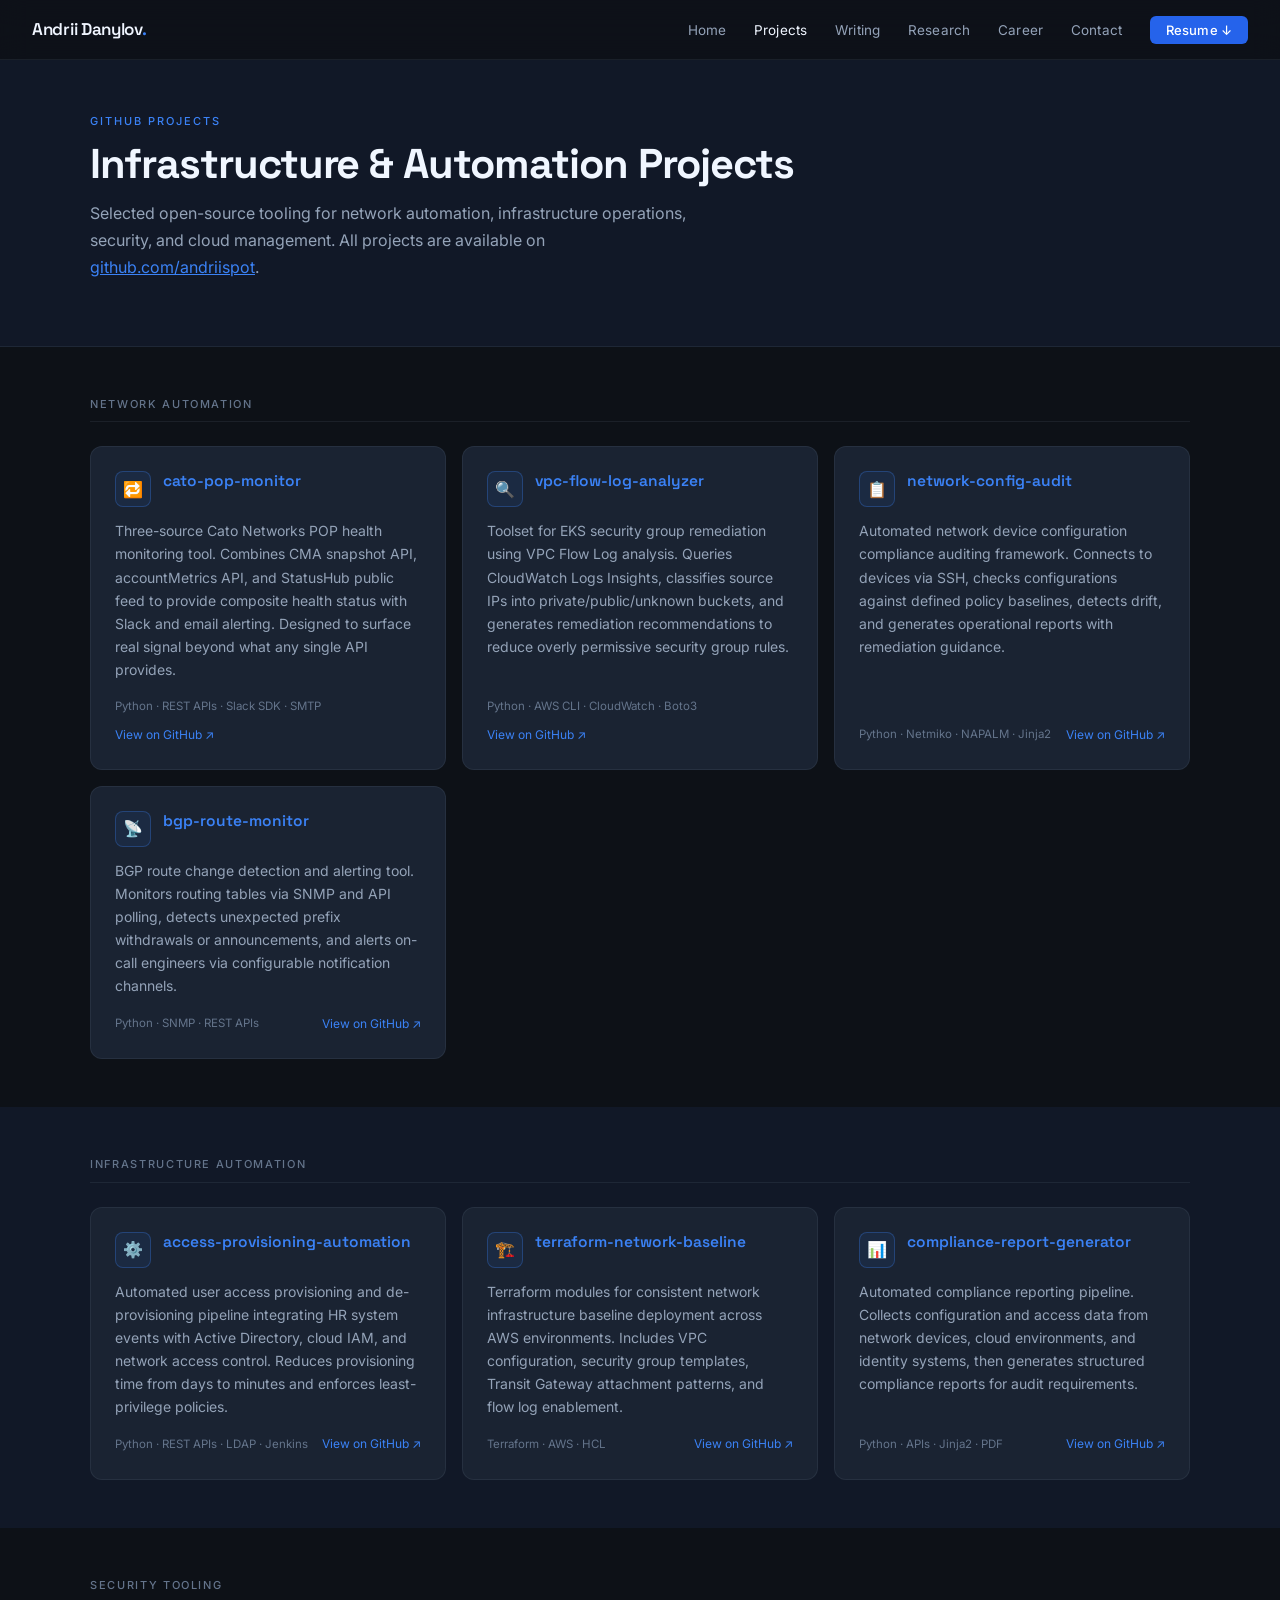
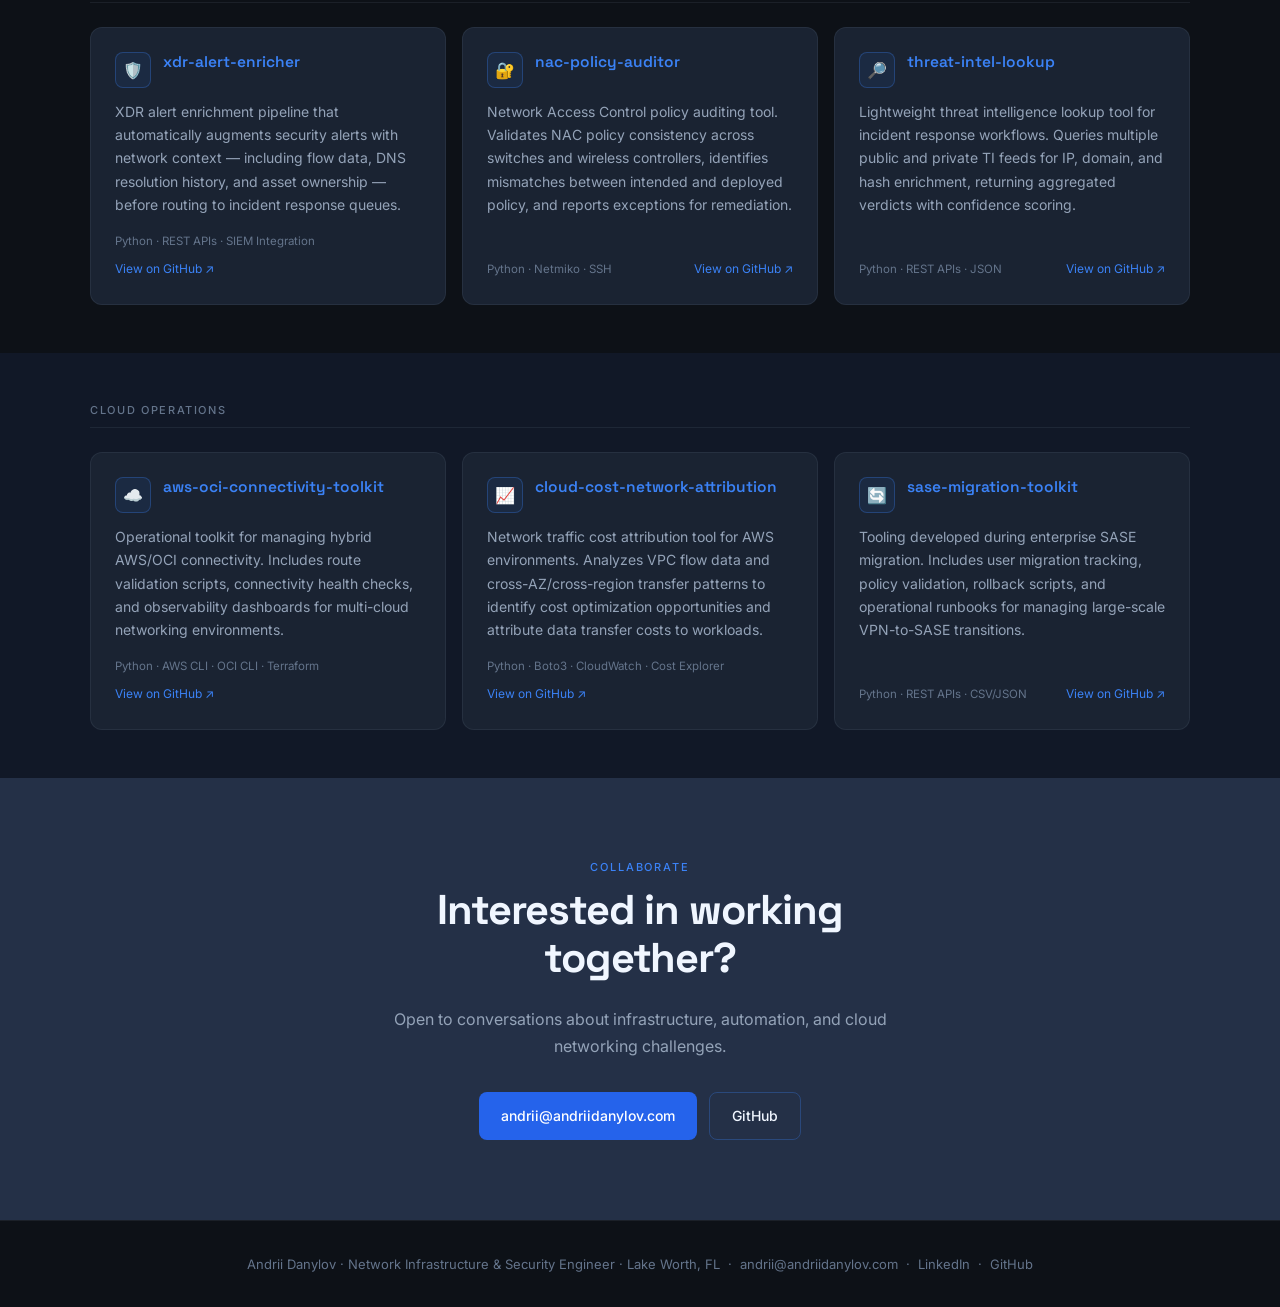
<file: projects.html>
<!DOCTYPE html>
<html lang="en">
<head>
<meta charset="UTF-8">
<meta name="viewport" content="width=device-width, initial-scale=1.0">
<title>Projects — Andrii Danylov</title>
<link rel="stylesheet" href="style.css">
<style>
.page-hero { padding: 7rem 2rem 4rem; background: var(--surface); border-bottom: 1px solid var(--border); }
.page-hero-inner { max-width: 1100px; margin: 0 auto; }

.projects-section { padding: 3rem 2rem; }
.projects-section:nth-child(odd) { background: var(--ink); }
.projects-section:nth-child(even) { background: var(--surface); }

.section-label {
  font-size: 11px; letter-spacing: 0.15em; text-transform: uppercase;
  color: var(--text-3); font-weight: 500; margin-bottom: 1.5rem;
  padding-bottom: 0.5rem; border-bottom: 1px solid var(--border);
}
.project-grid {
  display: grid; grid-template-columns: repeat(auto-fill, minmax(320px, 1fr));
  gap: 1rem; max-width: 1100px; margin: 0 auto;
}
.proj-card {
  background: var(--surface-2); border: 1px solid var(--border);
  border-radius: 12px; padding: 1.5rem; transition: all 0.25s;
  display: flex; flex-direction: column;
}
.proj-card:hover { border-color: var(--border-accent); transform: translateY(-2px); }

.proj-card-top { display: flex; align-items: flex-start; gap: 12px; margin-bottom: 0.75rem; }
.proj-icon {
  width: 36px; height: 36px; border-radius: 8px;
  background: var(--accent-muted); border: 1px solid var(--border-accent);
  display: flex; align-items: center; justify-content: center;
  font-size: 16px; flex-shrink: 0;
}
.proj-name {
  font-family: var(--display); font-size: 0.97rem; font-weight: 600;
  color: var(--accent-bright); line-height: 1.3;
}
.proj-name a { color: inherit; text-decoration: none; }
.proj-name a:hover { text-decoration: underline; }
.proj-desc { font-size: 0.875rem; color: var(--text-2); line-height: 1.65; flex: 1; margin-bottom: 1rem; }
.proj-footer { display: flex; align-items: center; justify-content: space-between; flex-wrap: wrap; gap: 8px; }
.proj-tech { font-size: 11.5px; color: var(--text-3); }
.proj-link {
  font-size: 12px; color: var(--accent-bright); text-decoration: none;
  display: flex; align-items: center; gap: 4px;
}
.proj-link:hover { text-decoration: underline; }

.section-inner { max-width: 1100px; margin: 0 auto; }
</style>
</head>
<body>

<nav>
  <a href="index.html" class="nav-logo">Andrii Danylov<span>.</span></a>
  <button class="nav-mobile-toggle" onclick="document.getElementById('navLinks').classList.toggle('open')" aria-label="Menu">☰</button>
  <ul class="nav-links" id="navLinks">
    <li><a href="index.html">Home</a></li>
    <li><a href="projects.html" class="active">Projects</a></li>
    <li><a href="index.html#writing">Writing</a></li>
    <li><a href="research.html">Research</a></li>
    <li><a href="index.html#career">Career</a></li>
    <li><a href="index.html#contact">Contact</a></li>
    <li><a href="resume.pdf" download class="nav-cta">Resume ↓</a></li>
  </ul>
</nav>

<div class="page-hero">
  <div class="page-hero-inner">
    <p class="section-eyebrow">GitHub Projects</p>
    <h1 class="section-title" style="margin-bottom:0.75rem">Infrastructure &amp; Automation Projects</h1>
    <p style="color:var(--text-2);max-width:600px;font-size:1rem;line-height:1.7">
      Selected open-source tooling for network automation, infrastructure operations, security, and cloud management. All projects are available on <a href="https://github.com/andriispot" target="_blank" style="color:var(--accent-bright)">github.com/andriispot</a>.
    </p>
  </div>
</div>

<!-- NETWORK AUTOMATION -->
<div class="projects-section">
  <div class="section-inner">
    <div class="section-label">Network Automation</div>
    <div class="project-grid">

      <div class="proj-card fade-in">
        <div class="proj-card-top">
          <div class="proj-icon">🔁</div>
          <div class="proj-name"><a href="https://github.com/andriispot" target="_blank">cato-pop-monitor</a></div>
        </div>
        <p class="proj-desc">Three-source Cato Networks POP health monitoring tool. Combines CMA snapshot API, accountMetrics API, and StatusHub public feed to provide composite health status with Slack and email alerting. Designed to surface real signal beyond what any single API provides.</p>
        <div class="proj-footer">
          <span class="proj-tech">Python · REST APIs · Slack SDK · SMTP</span>
          <a href="https://github.com/andriispot" class="proj-link" target="_blank">View on GitHub ↗</a>
        </div>
      </div>

      <div class="proj-card fade-in">
        <div class="proj-card-top">
          <div class="proj-icon">🔍</div>
          <div class="proj-name"><a href="https://github.com/andriispot" target="_blank">vpc-flow-log-analyzer</a></div>
        </div>
        <p class="proj-desc">Toolset for EKS security group remediation using VPC Flow Log analysis. Queries CloudWatch Logs Insights, classifies source IPs into private/public/unknown buckets, and generates remediation recommendations to reduce overly permissive security group rules.</p>
        <div class="proj-footer">
          <span class="proj-tech">Python · AWS CLI · CloudWatch · Boto3</span>
          <a href="https://github.com/andriispot" class="proj-link" target="_blank">View on GitHub ↗</a>
        </div>
      </div>

      <div class="proj-card fade-in">
        <div class="proj-card-top">
          <div class="proj-icon">📋</div>
          <div class="proj-name"><a href="https://github.com/andriispot" target="_blank">network-config-audit</a></div>
        </div>
        <p class="proj-desc">Automated network device configuration compliance auditing framework. Connects to devices via SSH, checks configurations against defined policy baselines, detects drift, and generates operational reports with remediation guidance.</p>
        <div class="proj-footer">
          <span class="proj-tech">Python · Netmiko · NAPALM · Jinja2</span>
          <a href="https://github.com/andriispot" class="proj-link" target="_blank">View on GitHub ↗</a>
        </div>
      </div>

      <div class="proj-card fade-in">
        <div class="proj-card-top">
          <div class="proj-icon">📡</div>
          <div class="proj-name"><a href="https://github.com/andriispot" target="_blank">bgp-route-monitor</a></div>
        </div>
        <p class="proj-desc">BGP route change detection and alerting tool. Monitors routing tables via SNMP and API polling, detects unexpected prefix withdrawals or announcements, and alerts on-call engineers via configurable notification channels.</p>
        <div class="proj-footer">
          <span class="proj-tech">Python · SNMP · REST APIs</span>
          <a href="https://github.com/andriispot" class="proj-link" target="_blank">View on GitHub ↗</a>
        </div>
      </div>

    </div>
  </div>
</div>

<!-- INFRASTRUCTURE AUTOMATION -->
<div class="projects-section">
  <div class="section-inner">
    <div class="section-label">Infrastructure Automation</div>
    <div class="project-grid">

      <div class="proj-card fade-in">
        <div class="proj-card-top">
          <div class="proj-icon">⚙️</div>
          <div class="proj-name"><a href="https://github.com/andriispot" target="_blank">access-provisioning-automation</a></div>
        </div>
        <p class="proj-desc">Automated user access provisioning and de-provisioning pipeline integrating HR system events with Active Directory, cloud IAM, and network access control. Reduces provisioning time from days to minutes and enforces least-privilege policies.</p>
        <div class="proj-footer">
          <span class="proj-tech">Python · REST APIs · LDAP · Jenkins</span>
          <a href="https://github.com/andriispot" class="proj-link" target="_blank">View on GitHub ↗</a>
        </div>
      </div>

      <div class="proj-card fade-in">
        <div class="proj-card-top">
          <div class="proj-icon">🏗️</div>
          <div class="proj-name"><a href="https://github.com/andriispot" target="_blank">terraform-network-baseline</a></div>
        </div>
        <p class="proj-desc">Terraform modules for consistent network infrastructure baseline deployment across AWS environments. Includes VPC configuration, security group templates, Transit Gateway attachment patterns, and flow log enablement.</p>
        <div class="proj-footer">
          <span class="proj-tech">Terraform · AWS · HCL</span>
          <a href="https://github.com/andriispot" class="proj-link" target="_blank">View on GitHub ↗</a>
        </div>
      </div>

      <div class="proj-card fade-in">
        <div class="proj-card-top">
          <div class="proj-icon">📊</div>
          <div class="proj-name"><a href="https://github.com/andriispot" target="_blank">compliance-report-generator</a></div>
        </div>
        <p class="proj-desc">Automated compliance reporting pipeline. Collects configuration and access data from network devices, cloud environments, and identity systems, then generates structured compliance reports for audit requirements.</p>
        <div class="proj-footer">
          <span class="proj-tech">Python · APIs · Jinja2 · PDF</span>
          <a href="https://github.com/andriispot" class="proj-link" target="_blank">View on GitHub ↗</a>
        </div>
      </div>

    </div>
  </div>
</div>

<!-- SECURITY TOOLING -->
<div class="projects-section">
  <div class="section-inner">
    <div class="section-label">Security Tooling</div>
    <div class="project-grid">

      <div class="proj-card fade-in">
        <div class="proj-card-top">
          <div class="proj-icon">🛡️</div>
          <div class="proj-name"><a href="https://github.com/andriispot" target="_blank">xdr-alert-enricher</a></div>
        </div>
        <p class="proj-desc">XDR alert enrichment pipeline that automatically augments security alerts with network context — including flow data, DNS resolution history, and asset ownership — before routing to incident response queues.</p>
        <div class="proj-footer">
          <span class="proj-tech">Python · REST APIs · SIEM Integration</span>
          <a href="https://github.com/andriispot" class="proj-link" target="_blank">View on GitHub ↗</a>
        </div>
      </div>

      <div class="proj-card fade-in">
        <div class="proj-card-top">
          <div class="proj-icon">🔐</div>
          <div class="proj-name"><a href="https://github.com/andriispot" target="_blank">nac-policy-auditor</a></div>
        </div>
        <p class="proj-desc">Network Access Control policy auditing tool. Validates NAC policy consistency across switches and wireless controllers, identifies mismatches between intended and deployed policy, and reports exceptions for remediation.</p>
        <div class="proj-footer">
          <span class="proj-tech">Python · Netmiko · SSH</span>
          <a href="https://github.com/andriispot" class="proj-link" target="_blank">View on GitHub ↗</a>
        </div>
      </div>

      <div class="proj-card fade-in">
        <div class="proj-card-top">
          <div class="proj-icon">🔎</div>
          <div class="proj-name"><a href="https://github.com/andriispot" target="_blank">threat-intel-lookup</a></div>
        </div>
        <p class="proj-desc">Lightweight threat intelligence lookup tool for incident response workflows. Queries multiple public and private TI feeds for IP, domain, and hash enrichment, returning aggregated verdicts with confidence scoring.</p>
        <div class="proj-footer">
          <span class="proj-tech">Python · REST APIs · JSON</span>
          <a href="https://github.com/andriispot" class="proj-link" target="_blank">View on GitHub ↗</a>
        </div>
      </div>

    </div>
  </div>
</div>

<!-- CLOUD OPERATIONS -->
<div class="projects-section">
  <div class="section-inner">
    <div class="section-label">Cloud Operations</div>
    <div class="project-grid">

      <div class="proj-card fade-in">
        <div class="proj-card-top">
          <div class="proj-icon">☁️</div>
          <div class="proj-name"><a href="https://github.com/andriispot" target="_blank">aws-oci-connectivity-toolkit</a></div>
        </div>
        <p class="proj-desc">Operational toolkit for managing hybrid AWS/OCI connectivity. Includes route validation scripts, connectivity health checks, and observability dashboards for multi-cloud networking environments.</p>
        <div class="proj-footer">
          <span class="proj-tech">Python · AWS CLI · OCI CLI · Terraform</span>
          <a href="https://github.com/andriispot" class="proj-link" target="_blank">View on GitHub ↗</a>
        </div>
      </div>

      <div class="proj-card fade-in">
        <div class="proj-card-top">
          <div class="proj-icon">📈</div>
          <div class="proj-name"><a href="https://github.com/andriispot" target="_blank">cloud-cost-network-attribution</a></div>
        </div>
        <p class="proj-desc">Network traffic cost attribution tool for AWS environments. Analyzes VPC flow data and cross-AZ/cross-region transfer patterns to identify cost optimization opportunities and attribute data transfer costs to workloads.</p>
        <div class="proj-footer">
          <span class="proj-tech">Python · Boto3 · CloudWatch · Cost Explorer</span>
          <a href="https://github.com/andriispot" class="proj-link" target="_blank">View on GitHub ↗</a>
        </div>
      </div>

      <div class="proj-card fade-in">
        <div class="proj-card-top">
          <div class="proj-icon">🔄</div>
          <div class="proj-name"><a href="https://github.com/andriispot" target="_blank">sase-migration-toolkit</a></div>
        </div>
        <p class="proj-desc">Tooling developed during enterprise SASE migration. Includes user migration tracking, policy validation, rollback scripts, and operational runbooks for managing large-scale VPN-to-SASE transitions.</p>
        <div class="proj-footer">
          <span class="proj-tech">Python · REST APIs · CSV/JSON</span>
          <a href="https://github.com/andriispot" class="proj-link" target="_blank">View on GitHub ↗</a>
        </div>
      </div>

    </div>
  </div>
</div>

<section id="contact" style="background:var(--ink-3);padding:5rem 2rem">
  <div class="container" style="text-align:center;max-width:520px">
    <p class="section-eyebrow">Collaborate</p>
    <h2 class="section-title">Interested in working together?</h2>
    <p style="color:var(--text-2);margin-bottom:2rem">Open to conversations about infrastructure, automation, and cloud networking challenges.</p>
    <div style="display:flex;gap:12px;justify-content:center;flex-wrap:wrap">
      <a href="mailto:andrii@andriidanylov.com" class="btn btn-primary">andrii@andriidanylov.com</a>
      <a href="https://github.com/andriispot" target="_blank" class="btn btn-outline">GitHub</a>
    </div>
  </div>
</section>

<footer>
  <p>Andrii Danylov · Network Infrastructure &amp; Security Engineer · Lake Worth, FL &nbsp;·&nbsp;
    <a href="mailto:andrii@andriidanylov.com">andrii@andriidanylov.com</a> &nbsp;·&nbsp;
    <a href="https://linkedin.com/in/andriidanylov" target="_blank">LinkedIn</a> &nbsp;·&nbsp;
    <a href="https://github.com/andriispot" target="_blank">GitHub</a>
  </p>
</footer>

<script>
(function() {
  const obs = new IntersectionObserver(entries => {
    entries.forEach(e => { if (e.isIntersecting) { e.target.classList.add('visible'); obs.unobserve(e.target); } });
  }, { threshold: 0.08 });
  document.querySelectorAll('.fade-in').forEach(el => obs.observe(el));
})();
</script>
</body>
</html>
</file>
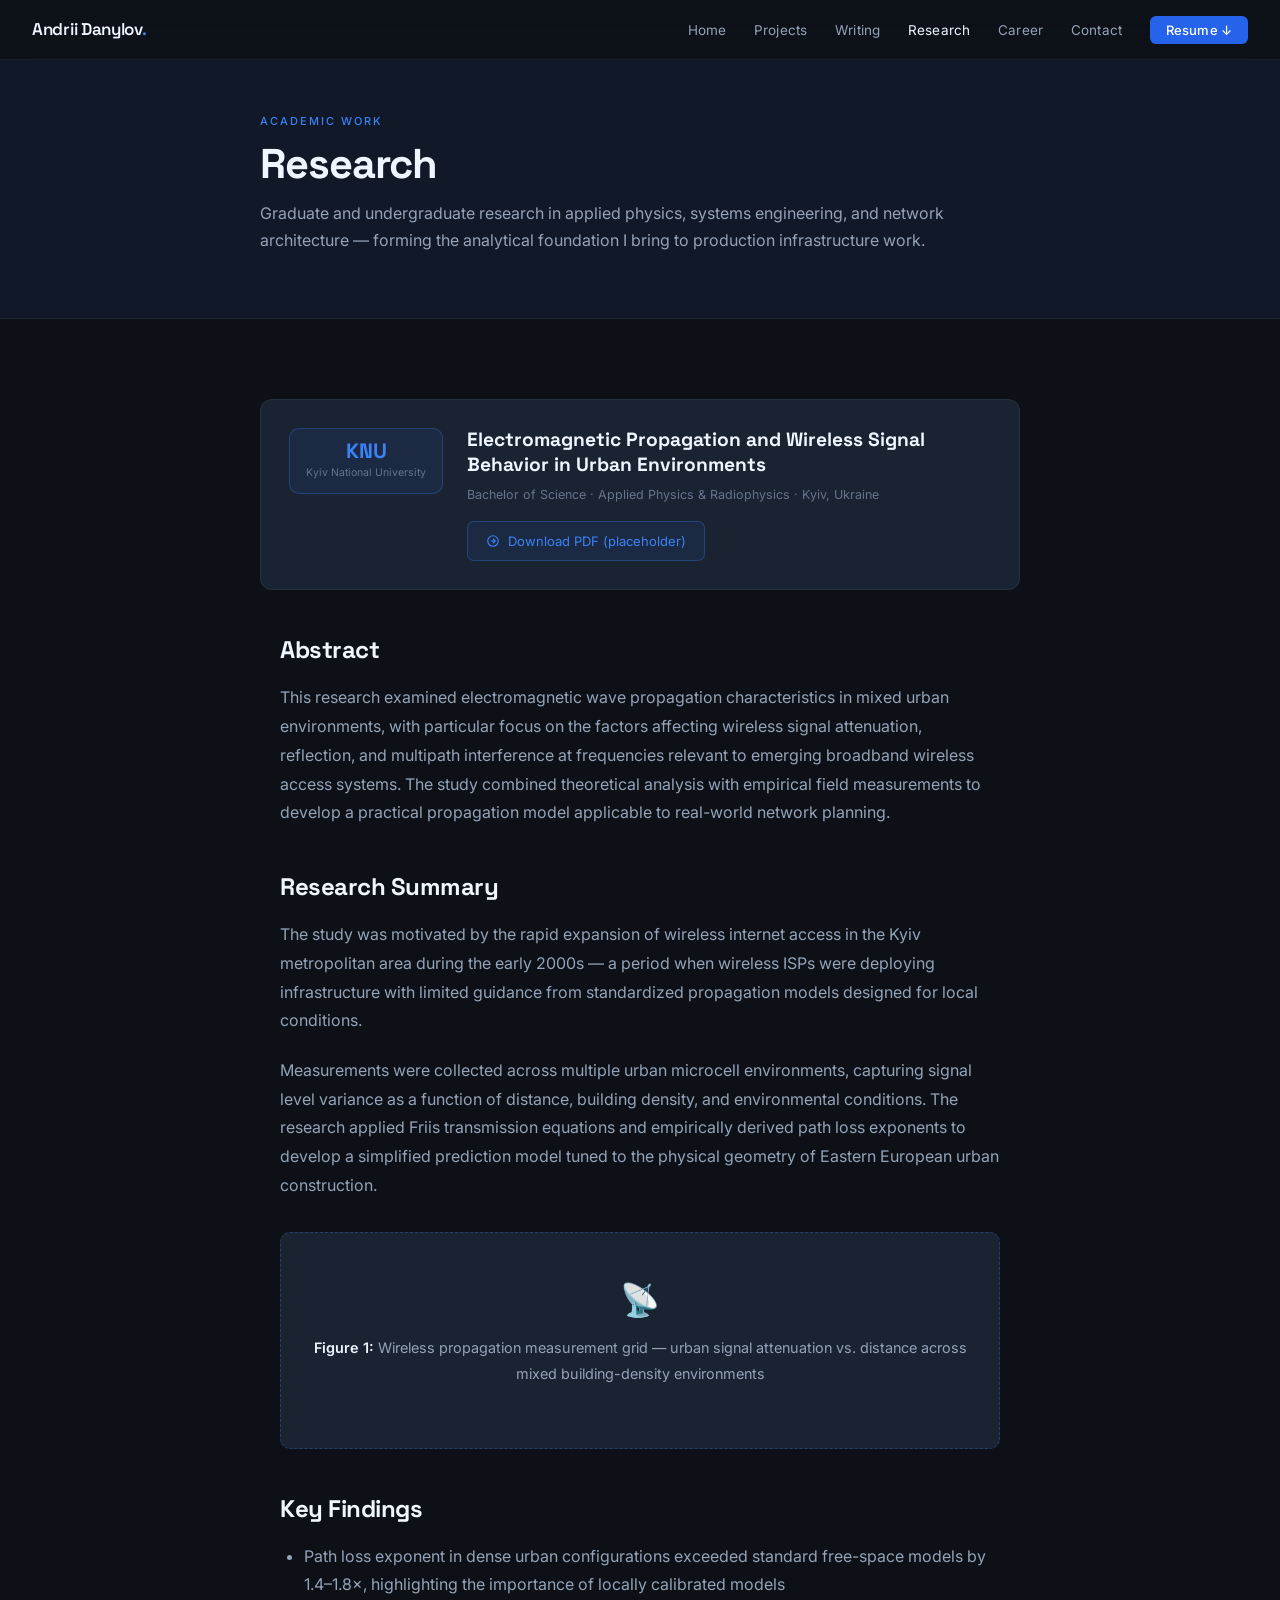
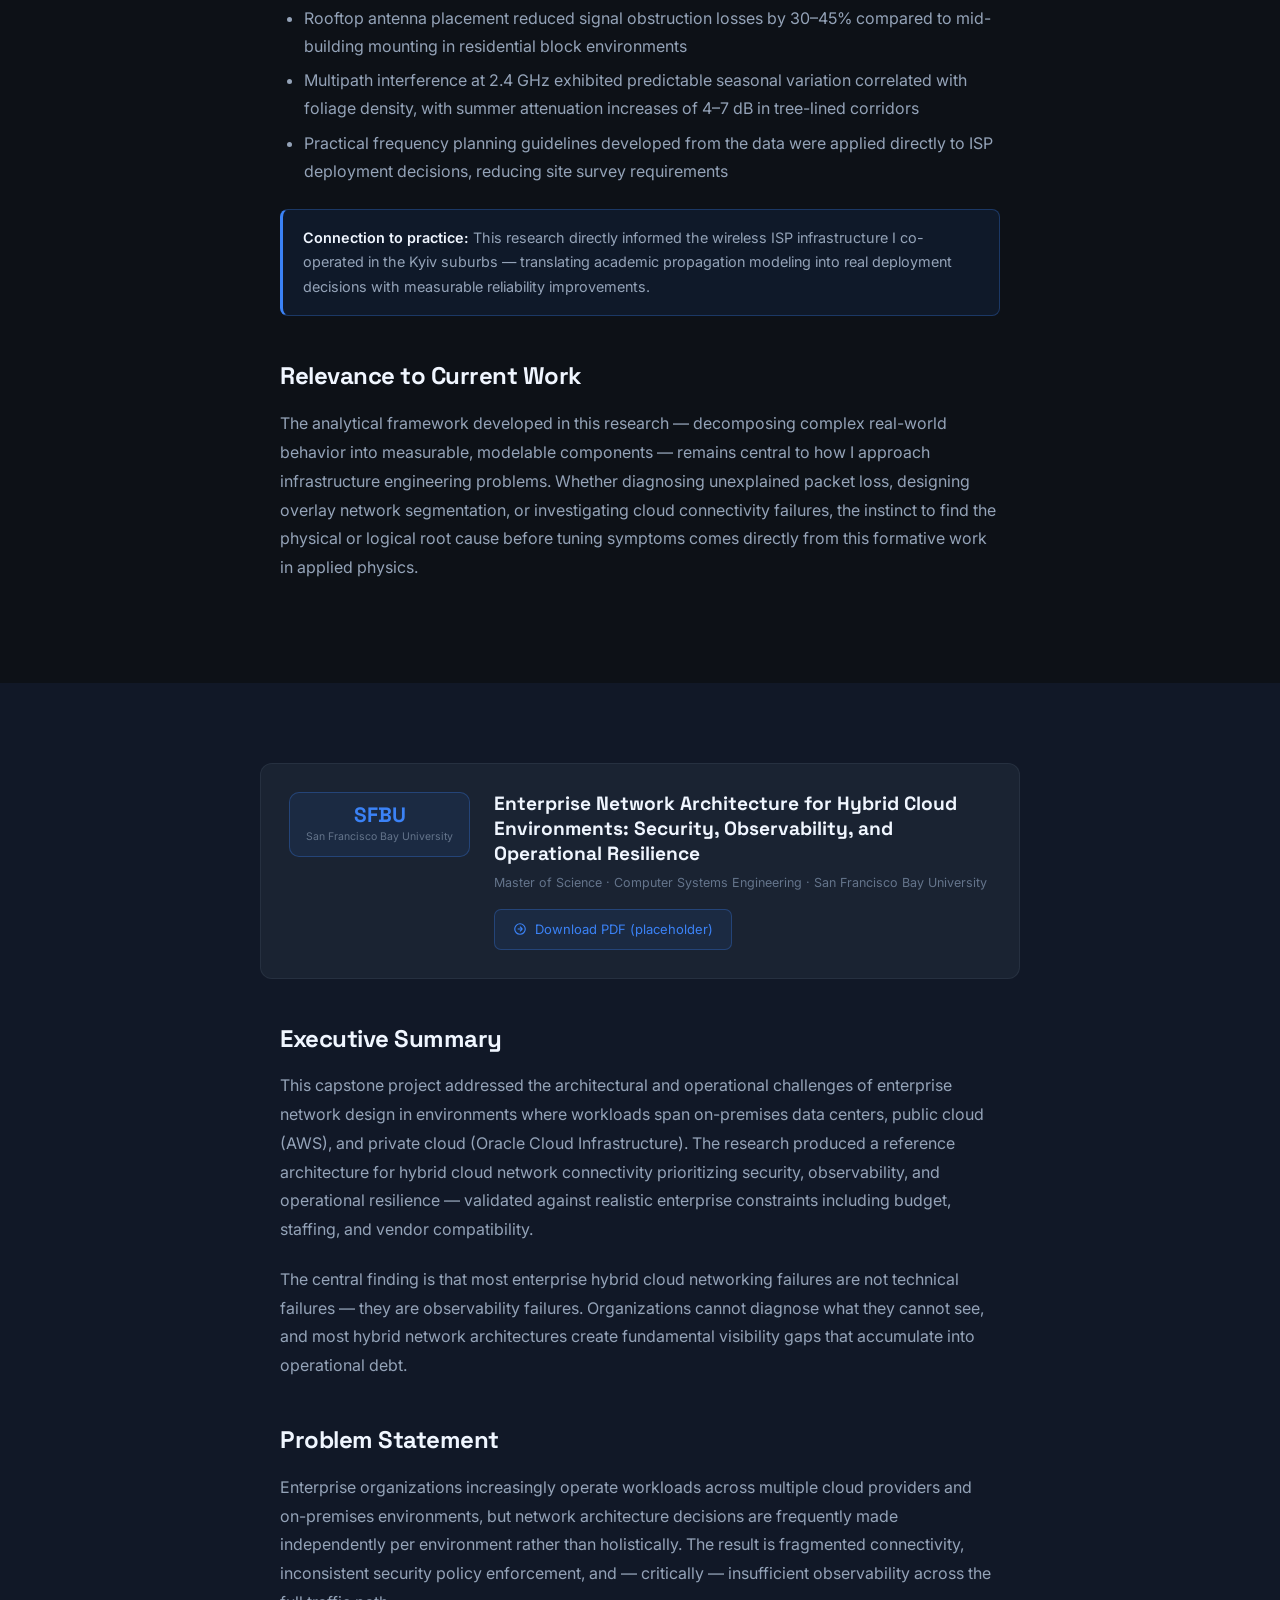
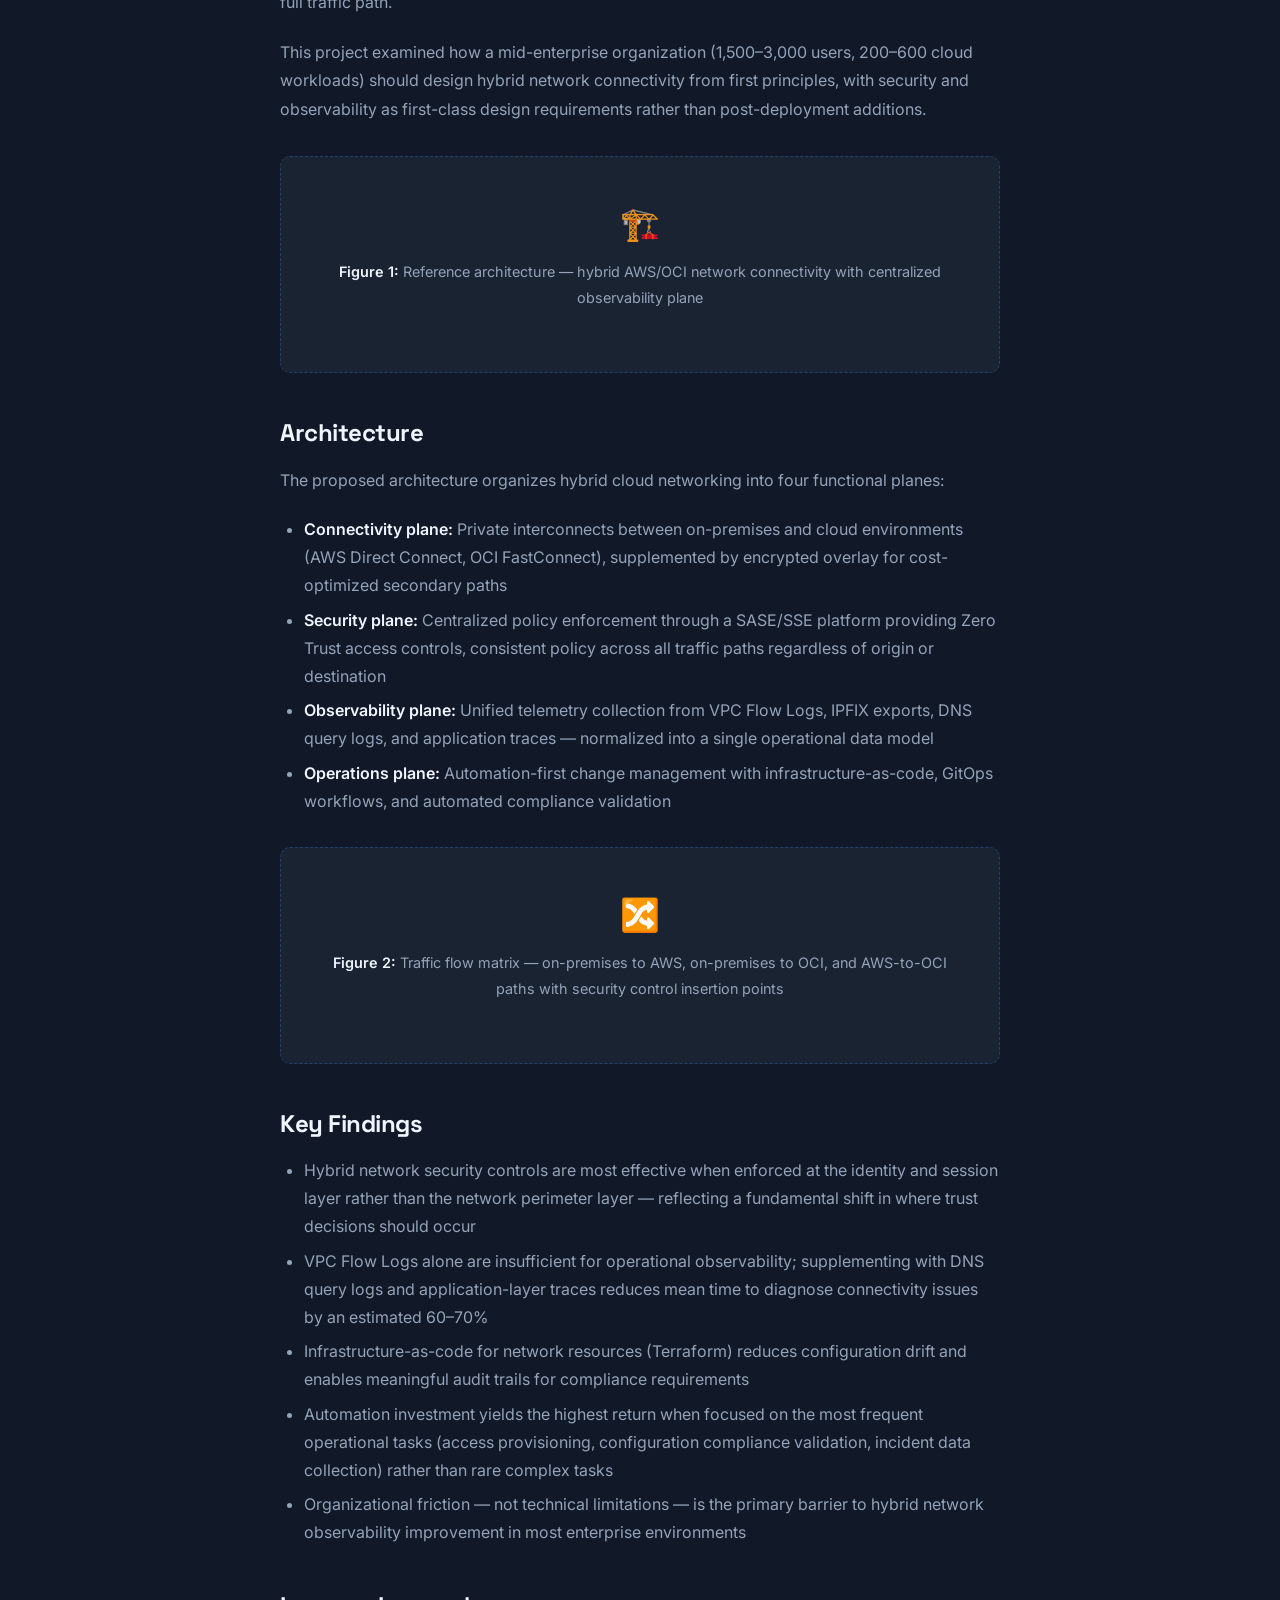
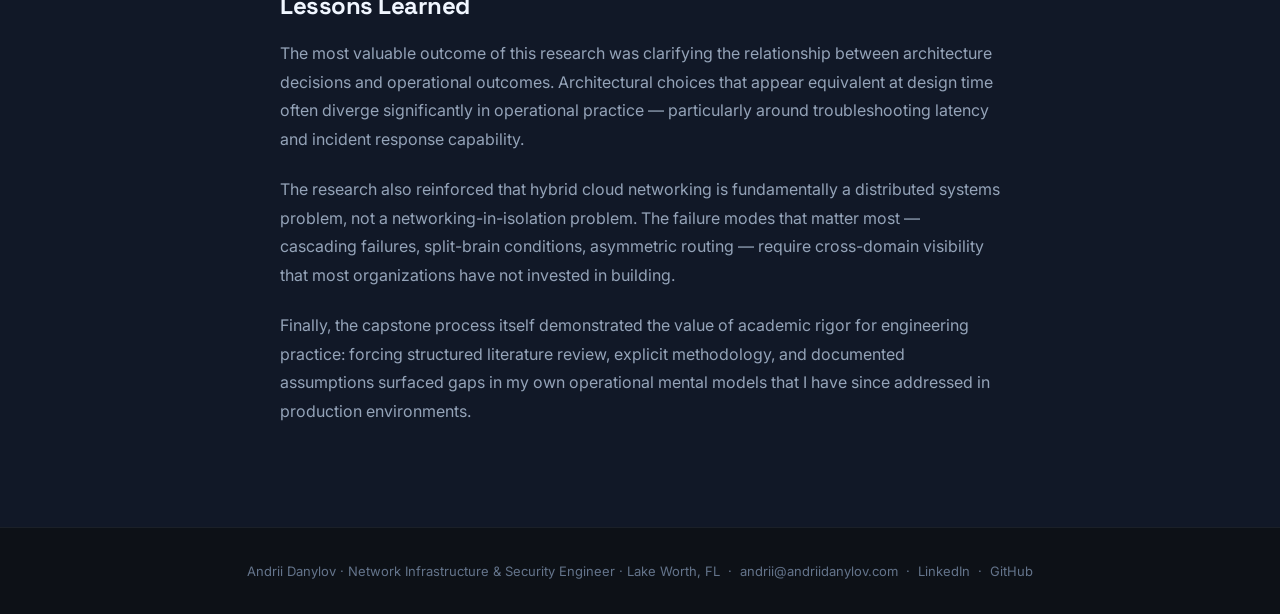
<file: research.html>
<!DOCTYPE html>
<html lang="en">
<head>
<meta charset="UTF-8">
<meta name="viewport" content="width=device-width, initial-scale=1.0">
<title>Research — Andrii Danylov</title>
<link rel="stylesheet" href="style.css">
<style>
.page-hero { padding: 7rem 2rem 4rem; background: var(--surface); border-bottom: 1px solid var(--border); }
.page-hero-inner { max-width: 760px; margin: 0 auto; }

.research-section { padding: 5rem 2rem; }
.research-section:nth-child(odd) { background: var(--ink); }
.research-section:nth-child(even) { background: var(--surface); }
.research-section-inner { max-width: 760px; margin: 0 auto; }

.research-header {
  background: var(--surface-2); border: 1px solid var(--border);
  border-radius: 12px; padding: 1.75rem; margin-bottom: 2rem;
  display: flex; align-items: flex-start; gap: 1.5rem;
}
.research-institution-badge {
  flex-shrink: 0; background: var(--accent-muted); border: 1px solid var(--border-accent);
  border-radius: 10px; padding: 0.75rem 1rem; text-align: center; min-width: 120px;
}
.institution-abbr {
  font-family: var(--display); font-size: 1.3rem; font-weight: 700;
  color: var(--accent-bright); display: block; line-height: 1;
}
.institution-full { font-size: 10.5px; color: var(--text-3); margin-top: 4px; display: block; line-height: 1.4; }
.research-header-text h2 {
  font-family: var(--display); font-size: 1.2rem; font-weight: 700;
  color: var(--text-1); margin-bottom: 0.35rem; line-height: 1.3;
}
.research-header-text .meta { font-size: 12.5px; color: var(--text-3); margin-bottom: 0; }
.research-download {
  display: inline-flex; align-items: center; gap: 8px; margin-top: 1rem;
  padding: 8px 18px; border-radius: 7px; border: 1px solid var(--border-accent);
  background: var(--accent-muted); color: var(--accent-bright); font-size: 13px;
  text-decoration: none; transition: all 0.2s;
}
.research-download:hover { background: rgba(59,130,246,0.15); }
</style>
</head>
<body>

<nav>
  <a href="index.html" class="nav-logo">Andrii Danylov<span>.</span></a>
  <button class="nav-mobile-toggle" onclick="document.getElementById('navLinks').classList.toggle('open')" aria-label="Menu">☰</button>
  <ul class="nav-links" id="navLinks">
    <li><a href="index.html">Home</a></li>
    <li><a href="projects.html">Projects</a></li>
    <li><a href="index.html#writing">Writing</a></li>
    <li><a href="research.html" class="active">Research</a></li>
    <li><a href="index.html#career">Career</a></li>
    <li><a href="index.html#contact">Contact</a></li>
    <li><a href="resume.pdf" download class="nav-cta">Resume ↓</a></li>
  </ul>
</nav>

<div class="page-hero">
  <div class="page-hero-inner">
    <p class="section-eyebrow">Academic Work</p>
    <h1 class="section-title" style="margin-bottom:0.75rem">Research</h1>
    <p style="color:var(--text-2);font-size:1rem;line-height:1.7">Graduate and undergraduate research in applied physics, systems engineering, and network architecture — forming the analytical foundation I bring to production infrastructure work.</p>
  </div>
</div>

<!-- UNDERGRADUATE -->
<div class="research-section" id="undergraduate">
  <div class="research-section-inner">

    <div class="research-header fade-in">
      <div class="research-institution-badge">
        <span class="institution-abbr">KNU</span>
        <span class="institution-full">Kyiv National University</span>
      </div>
      <div class="research-header-text">
        <h2>Electromagnetic Propagation and Wireless Signal Behavior in Urban Environments</h2>
        <p class="meta">Bachelor of Science · Applied Physics &amp; Radiophysics · Kyiv, Ukraine</p>
        <a href="#" class="research-download">
          <svg width="14" height="14" viewBox="0 0 24 24" fill="none" stroke="currentColor" stroke-width="2"><path d="M12 16l4-4m0 0l-4-4m4 4H8M21 12a9 9 0 11-18 0 9 9 0 0118 0z"/></svg>
          Download PDF (placeholder)
        </a>
      </div>
    </div>

    <div class="prose fade-in">

      <h2>Abstract</h2>
      <p>This research examined electromagnetic wave propagation characteristics in mixed urban environments, with particular focus on the factors affecting wireless signal attenuation, reflection, and multipath interference at frequencies relevant to emerging broadband wireless access systems. The study combined theoretical analysis with empirical field measurements to develop a practical propagation model applicable to real-world network planning.</p>

      <h2>Research Summary</h2>
      <p>The study was motivated by the rapid expansion of wireless internet access in the Kyiv metropolitan area during the early 2000s — a period when wireless ISPs were deploying infrastructure with limited guidance from standardized propagation models designed for local conditions.</p>
      <p>Measurements were collected across multiple urban microcell environments, capturing signal level variance as a function of distance, building density, and environmental conditions. The research applied Friis transmission equations and empirically derived path loss exponents to develop a simplified prediction model tuned to the physical geometry of Eastern European urban construction.</p>

      <div class="diagram-placeholder">
        <div class="icon">📡</div>
        <p><strong>Figure 1:</strong> Wireless propagation measurement grid — urban signal attenuation vs. distance across mixed building-density environments</p>
      </div>

      <h2>Key Findings</h2>
      <ul>
        <li>Path loss exponent in dense urban configurations exceeded standard free-space models by 1.4–1.8×, highlighting the importance of locally calibrated models</li>
        <li>Rooftop antenna placement reduced signal obstruction losses by 30–45% compared to mid-building mounting in residential block environments</li>
        <li>Multipath interference at 2.4 GHz exhibited predictable seasonal variation correlated with foliage density, with summer attenuation increases of 4–7 dB in tree-lined corridors</li>
        <li>Practical frequency planning guidelines developed from the data were applied directly to ISP deployment decisions, reducing site survey requirements</li>
      </ul>

      <div class="callout">
        <strong>Connection to practice:</strong> This research directly informed the wireless ISP infrastructure I co-operated in the Kyiv suburbs — translating academic propagation modeling into real deployment decisions with measurable reliability improvements.
      </div>

      <h2>Relevance to Current Work</h2>
      <p>The analytical framework developed in this research — decomposing complex real-world behavior into measurable, modelable components — remains central to how I approach infrastructure engineering problems. Whether diagnosing unexplained packet loss, designing overlay network segmentation, or investigating cloud connectivity failures, the instinct to find the physical or logical root cause before tuning symptoms comes directly from this formative work in applied physics.</p>

    </div>
  </div>
</div>

<!-- GRADUATE CAPSTONE -->
<div class="research-section" id="capstone">
  <div class="research-section-inner">

    <div class="research-header fade-in">
      <div class="research-institution-badge">
        <span class="institution-abbr">SFBU</span>
        <span class="institution-full">San Francisco Bay University</span>
      </div>
      <div class="research-header-text">
        <h2>Enterprise Network Architecture for Hybrid Cloud Environments: Security, Observability, and Operational Resilience</h2>
        <p class="meta">Master of Science · Computer Systems Engineering · San Francisco Bay University</p>
        <a href="#" class="research-download">
          <svg width="14" height="14" viewBox="0 0 24 24" fill="none" stroke="currentColor" stroke-width="2"><path d="M12 16l4-4m0 0l-4-4m4 4H8M21 12a9 9 0 11-18 0 9 9 0 0118 0z"/></svg>
          Download PDF (placeholder)
        </a>
      </div>
    </div>

    <div class="prose fade-in">

      <h2>Executive Summary</h2>
      <p>This capstone project addressed the architectural and operational challenges of enterprise network design in environments where workloads span on-premises data centers, public cloud (AWS), and private cloud (Oracle Cloud Infrastructure). The research produced a reference architecture for hybrid cloud network connectivity prioritizing security, observability, and operational resilience — validated against realistic enterprise constraints including budget, staffing, and vendor compatibility.</p>
      <p>The central finding is that most enterprise hybrid cloud networking failures are not technical failures — they are observability failures. Organizations cannot diagnose what they cannot see, and most hybrid network architectures create fundamental visibility gaps that accumulate into operational debt.</p>

      <h2>Problem Statement</h2>
      <p>Enterprise organizations increasingly operate workloads across multiple cloud providers and on-premises environments, but network architecture decisions are frequently made independently per environment rather than holistically. The result is fragmented connectivity, inconsistent security policy enforcement, and — critically — insufficient observability across the full traffic path.</p>
      <p>This project examined how a mid-enterprise organization (1,500–3,000 users, 200–600 cloud workloads) should design hybrid network connectivity from first principles, with security and observability as first-class design requirements rather than post-deployment additions.</p>

      <div class="diagram-placeholder">
        <div class="icon">🏗️</div>
        <p><strong>Figure 1:</strong> Reference architecture — hybrid AWS/OCI network connectivity with centralized observability plane</p>
      </div>

      <h2>Architecture</h2>
      <p>The proposed architecture organizes hybrid cloud networking into four functional planes:</p>
      <ul>
        <li><strong>Connectivity plane:</strong> Private interconnects between on-premises and cloud environments (AWS Direct Connect, OCI FastConnect), supplemented by encrypted overlay for cost-optimized secondary paths</li>
        <li><strong>Security plane:</strong> Centralized policy enforcement through a SASE/SSE platform providing Zero Trust access controls, consistent policy across all traffic paths regardless of origin or destination</li>
        <li><strong>Observability plane:</strong> Unified telemetry collection from VPC Flow Logs, IPFIX exports, DNS query logs, and application traces — normalized into a single operational data model</li>
        <li><strong>Operations plane:</strong> Automation-first change management with infrastructure-as-code, GitOps workflows, and automated compliance validation</li>
      </ul>

      <div class="diagram-placeholder">
        <div class="icon">🔀</div>
        <p><strong>Figure 2:</strong> Traffic flow matrix — on-premises to AWS, on-premises to OCI, and AWS-to-OCI paths with security control insertion points</p>
      </div>

      <h2>Key Findings</h2>
      <ul>
        <li>Hybrid network security controls are most effective when enforced at the identity and session layer rather than the network perimeter layer — reflecting a fundamental shift in where trust decisions should occur</li>
        <li>VPC Flow Logs alone are insufficient for operational observability; supplementing with DNS query logs and application-layer traces reduces mean time to diagnose connectivity issues by an estimated 60–70%</li>
        <li>Infrastructure-as-code for network resources (Terraform) reduces configuration drift and enables meaningful audit trails for compliance requirements</li>
        <li>Automation investment yields the highest return when focused on the most frequent operational tasks (access provisioning, configuration compliance validation, incident data collection) rather than rare complex tasks</li>
        <li>Organizational friction — not technical limitations — is the primary barrier to hybrid network observability improvement in most enterprise environments</li>
      </ul>

      <h2>Lessons Learned</h2>
      <p>The most valuable outcome of this research was clarifying the relationship between architecture decisions and operational outcomes. Architectural choices that appear equivalent at design time often diverge significantly in operational practice — particularly around troubleshooting latency and incident response capability.</p>
      <p>The research also reinforced that hybrid cloud networking is fundamentally a distributed systems problem, not a networking-in-isolation problem. The failure modes that matter most — cascading failures, split-brain conditions, asymmetric routing — require cross-domain visibility that most organizations have not invested in building.</p>
      <p>Finally, the capstone process itself demonstrated the value of academic rigor for engineering practice: forcing structured literature review, explicit methodology, and documented assumptions surfaced gaps in my own operational mental models that I have since addressed in production environments.</p>

    </div>
  </div>
</div>

<footer>
  <p>Andrii Danylov · Network Infrastructure &amp; Security Engineer · Lake Worth, FL &nbsp;·&nbsp;
    <a href="mailto:andrii@andriidanylov.com">andrii@andriidanylov.com</a> &nbsp;·&nbsp;
    <a href="https://linkedin.com/in/andriidanylov" target="_blank">LinkedIn</a> &nbsp;·&nbsp;
    <a href="https://github.com/andriispot" target="_blank">GitHub</a>
  </p>
</footer>

<script>
(function() {
  const obs = new IntersectionObserver(entries => {
    entries.forEach(e => { if (e.isIntersecting) { e.target.classList.add('visible'); obs.unobserve(e.target); } });
  }, { threshold: 0.08 });
  document.querySelectorAll('.fade-in').forEach(el => obs.observe(el));
})();
</script>
</body>
</html>
</file>
<file: style.css>
/* ============================================================
   andriidanylov.com — shared stylesheet
   ============================================================ */

@import url('https://fonts.googleapis.com/css2?family=Inter:wght@300;400;500;600&family=Space+Grotesk:wght@400;500;600;700&display=swap');

:root {
  --ink:           #0d1117;
  --ink-2:         #1c2333;
  --ink-3:         #243047;
  --surface:       #111827;
  --surface-2:     #1a2332;
  --surface-3:     #1e2d40;
  --accent:        #2563eb;
  --accent-bright: #3b82f6;
  --accent-glow:   rgba(59,130,246,0.12);
  --accent-muted:  rgba(59,130,246,0.08);
  --text-1:        #f0f6ff;
  --text-2:        #94a3b8;
  --text-3:        #64748b;
  --border:        rgba(148,163,184,0.10);
  --border-accent: rgba(59,130,246,0.30);
  --display:       'Space Grotesk', sans-serif;
  --body:          'Inter', sans-serif;
}

* { margin: 0; padding: 0; box-sizing: border-box; }
html { scroll-behavior: smooth; }

body {
  background: var(--ink);
  color: var(--text-1);
  font-family: var(--body);
  font-size: 16px;
  line-height: 1.7;
  overflow-x: hidden;
}

/* ── NAV ── */
nav {
  position: fixed;
  top: 0; left: 0; right: 0;
  z-index: 100;
  background: rgba(13,17,23,0.88);
  backdrop-filter: blur(14px);
  border-bottom: 1px solid var(--border);
  padding: 0 2rem;
  height: 60px;
  display: flex;
  align-items: center;
  justify-content: space-between;
}

.nav-logo {
  font-family: var(--display);
  font-size: 17px;
  font-weight: 600;
  color: var(--text-1);
  letter-spacing: -0.3px;
  text-decoration: none;
}
.nav-logo span { color: var(--accent-bright); }

.nav-links {
  display: flex;
  gap: 1.75rem;
  list-style: none;
  align-items: center;
}
.nav-links a {
  font-size: 13.5px;
  color: var(--text-2);
  text-decoration: none;
  letter-spacing: 0.01em;
  transition: color 0.2s;
}
.nav-links a:hover,
.nav-links a.active { color: var(--text-1); }

.nav-cta {
  background: var(--accent) !important;
  color: white !important;
  padding: 6px 16px;
  border-radius: 6px;
  font-size: 13px !important;
  font-weight: 500;
}
.nav-cta:hover { background: var(--accent-bright) !important; }

.nav-mobile-toggle {
  display: none;
  background: none;
  border: none;
  color: var(--text-2);
  cursor: pointer;
  font-size: 22px;
}

/* ── BUTTONS ── */
.btn {
  display: inline-flex;
  align-items: center;
  gap: 8px;
  padding: 11px 22px;
  border-radius: 8px;
  font-size: 14px;
  font-weight: 500;
  text-decoration: none;
  transition: all 0.2s;
  cursor: pointer;
  border: none;
  font-family: var(--body);
}
.btn-primary { background: var(--accent); color: white; }
.btn-primary:hover { background: var(--accent-bright); transform: translateY(-1px); }
.btn-outline {
  background: transparent;
  color: var(--text-1);
  border: 1px solid var(--border-accent);
}
.btn-outline:hover { background: var(--accent-muted); border-color: var(--accent-bright); }
.btn-sm { padding: 7px 16px; font-size: 13px; }

/* ── LAYOUT HELPERS ── */
.container { max-width: 1100px; margin: 0 auto; }
section { padding: 6rem 2rem; }

.section-eyebrow {
  font-size: 11px;
  letter-spacing: 0.18em;
  text-transform: uppercase;
  color: var(--accent-bright);
  font-weight: 500;
  margin-bottom: 0.6rem;
}
.section-title {
  font-family: var(--display);
  font-size: clamp(1.9rem, 3.5vw, 2.6rem);
  font-weight: 700;
  letter-spacing: -0.025em;
  color: var(--text-1);
  margin-bottom: 1.5rem;
  line-height: 1.15;
}

/* ── TAGS ── */
.tag {
  display: inline-block;
  font-size: 12px;
  padding: 5px 12px;
  border-radius: 20px;
  background: var(--accent-muted);
  border: 1px solid var(--border-accent);
  color: var(--accent-bright);
  letter-spacing: 0.01em;
}
.tag-neutral {
  background: rgba(255,255,255,0.04);
  border: 1px solid var(--border);
  color: var(--text-3);
}

/* ── CARDS ── */
.card {
  background: var(--surface-2);
  border: 1px solid var(--border);
  border-radius: 12px;
  padding: 1.5rem 1.75rem;
  transition: border-color 0.25s;
}
.card:hover { border-color: var(--border-accent); }

/* ── ARTICLE CARDS ── */
.article-card {
  background: var(--surface-2);
  border: 1px solid var(--border);
  border-radius: 12px;
  padding: 1.5rem;
  text-decoration: none;
  display: block;
  transition: all 0.25s;
  position: relative;
}
.article-card:hover {
  border-color: var(--border-accent);
  transform: translateY(-2px);
  background: var(--surface-3);
}
.article-meta { display: flex; align-items: center; gap: 10px; margin-bottom: 0.75rem; }
.article-cat {
  font-size: 11px; padding: 3px 10px; border-radius: 20px;
  background: var(--accent-muted); border: 1px solid var(--border-accent);
  color: var(--accent-bright); text-transform: uppercase; letter-spacing: 0.08em; font-weight: 500;
}
.article-date { font-size: 12px; color: var(--text-3); }
.article-title {
  font-family: var(--display); font-size: 1rem; font-weight: 600;
  color: var(--text-1); line-height: 1.4; margin-bottom: 0.6rem;
}
.article-excerpt { font-size: 0.875rem; color: var(--text-2); line-height: 1.65; }
.article-arrow {
  position: absolute; bottom: 1.5rem; right: 1.5rem;
  color: var(--accent-bright); opacity: 0;
  transform: translateX(-4px); transition: all 0.2s; font-size: 18px;
}
.article-card:hover .article-arrow { opacity: 1; transform: translateX(0); }

/* ── FOOTER ── */
footer {
  background: var(--ink);
  border-top: 1px solid var(--border);
  padding: 2rem;
  text-align: center;
  font-size: 13px;
  color: var(--text-3);
}
footer a { color: var(--text-3); text-decoration: none; }
footer a:hover { color: var(--accent-bright); }

/* ── FADE-IN ── */
.fade-in {
  opacity: 0;
  transform: translateY(18px);
  transition: opacity 0.6s ease, transform 0.6s ease;
}
.fade-in.visible { opacity: 1; transform: translateY(0); }

/* ── PROSE (articles/research) ── */
.prose { max-width: 720px; margin: 0 auto; }
.prose h2 {
  font-family: var(--display); font-size: 1.5rem; font-weight: 700;
  color: var(--text-1); margin: 2.5rem 0 0.75rem; letter-spacing: -0.02em;
}
.prose h3 {
  font-family: var(--display); font-size: 1.1rem; font-weight: 600;
  color: var(--text-1); margin: 2rem 0 0.6rem;
}
.prose p { color: var(--text-2); margin-bottom: 1.3rem; line-height: 1.8; }
.prose ul { color: var(--text-2); padding-left: 1.5rem; margin-bottom: 1.3rem; }
.prose ul li { margin-bottom: 0.4rem; line-height: 1.75; }
.prose strong { color: var(--text-1); font-weight: 600; }
.prose code {
  background: var(--surface-3); border: 1px solid var(--border);
  color: var(--accent-bright); font-size: 0.85em;
  padding: 2px 7px; border-radius: 4px; font-family: monospace;
}
.prose pre {
  background: var(--surface-2); border: 1px solid var(--border);
  border-radius: 10px; padding: 1.25rem 1.5rem; overflow-x: auto;
  margin: 1.5rem 0;
}
.prose pre code {
  background: none; border: none; padding: 0; color: var(--text-2);
  font-size: 0.875rem; line-height: 1.7;
}

/* diagram placeholder */
.diagram-placeholder {
  background: var(--surface-2); border: 1px dashed var(--border-accent);
  border-radius: 10px; padding: 2.5rem 2rem;
  text-align: center; margin: 2rem 0; color: var(--text-3);
  font-size: 0.9rem;
}
.diagram-placeholder .icon { font-size: 2rem; margin-bottom: 0.5rem; }

/* callout box */
.callout {
  background: var(--accent-muted); border: 1px solid var(--border-accent);
  border-left: 3px solid var(--accent-bright);
  border-radius: 8px; padding: 1rem 1.25rem; margin: 1.5rem 0;
  font-size: 0.9rem; color: var(--text-2);
}

/* ── ARTICLE PAGE HERO ── */
.article-hero {
  padding: 7rem 2rem 3rem;
  background: var(--surface);
  border-bottom: 1px solid var(--border);
}
.article-hero-inner { max-width: 720px; margin: 0 auto; }
.article-hero-cat {
  display: inline-block; font-size: 11px; padding: 4px 12px; border-radius: 20px;
  background: var(--accent-muted); border: 1px solid var(--border-accent);
  color: var(--accent-bright); text-transform: uppercase; letter-spacing: 0.1em;
  font-weight: 500; margin-bottom: 1rem;
}
.article-hero h1 {
  font-family: var(--display); font-size: clamp(1.8rem, 4vw, 2.8rem);
  font-weight: 700; letter-spacing: -0.03em; color: var(--text-1);
  line-height: 1.1; margin-bottom: 1rem;
}
.article-hero-meta { font-size: 13px; color: var(--text-3); display: flex; gap: 1.5rem; flex-wrap: wrap; }

/* ── MOBILE ── */
@media (max-width: 768px) {
  .nav-links { display: none; }
  .nav-links.open {
    display: flex; flex-direction: column;
    position: absolute; top: 60px; left: 0; right: 0;
    background: var(--ink-2); padding: 1rem 2rem 1.5rem;
    border-bottom: 1px solid var(--border); gap: 1rem;
  }
  .nav-mobile-toggle { display: block; }
  section { padding: 4rem 1.25rem; }
}
</file>
